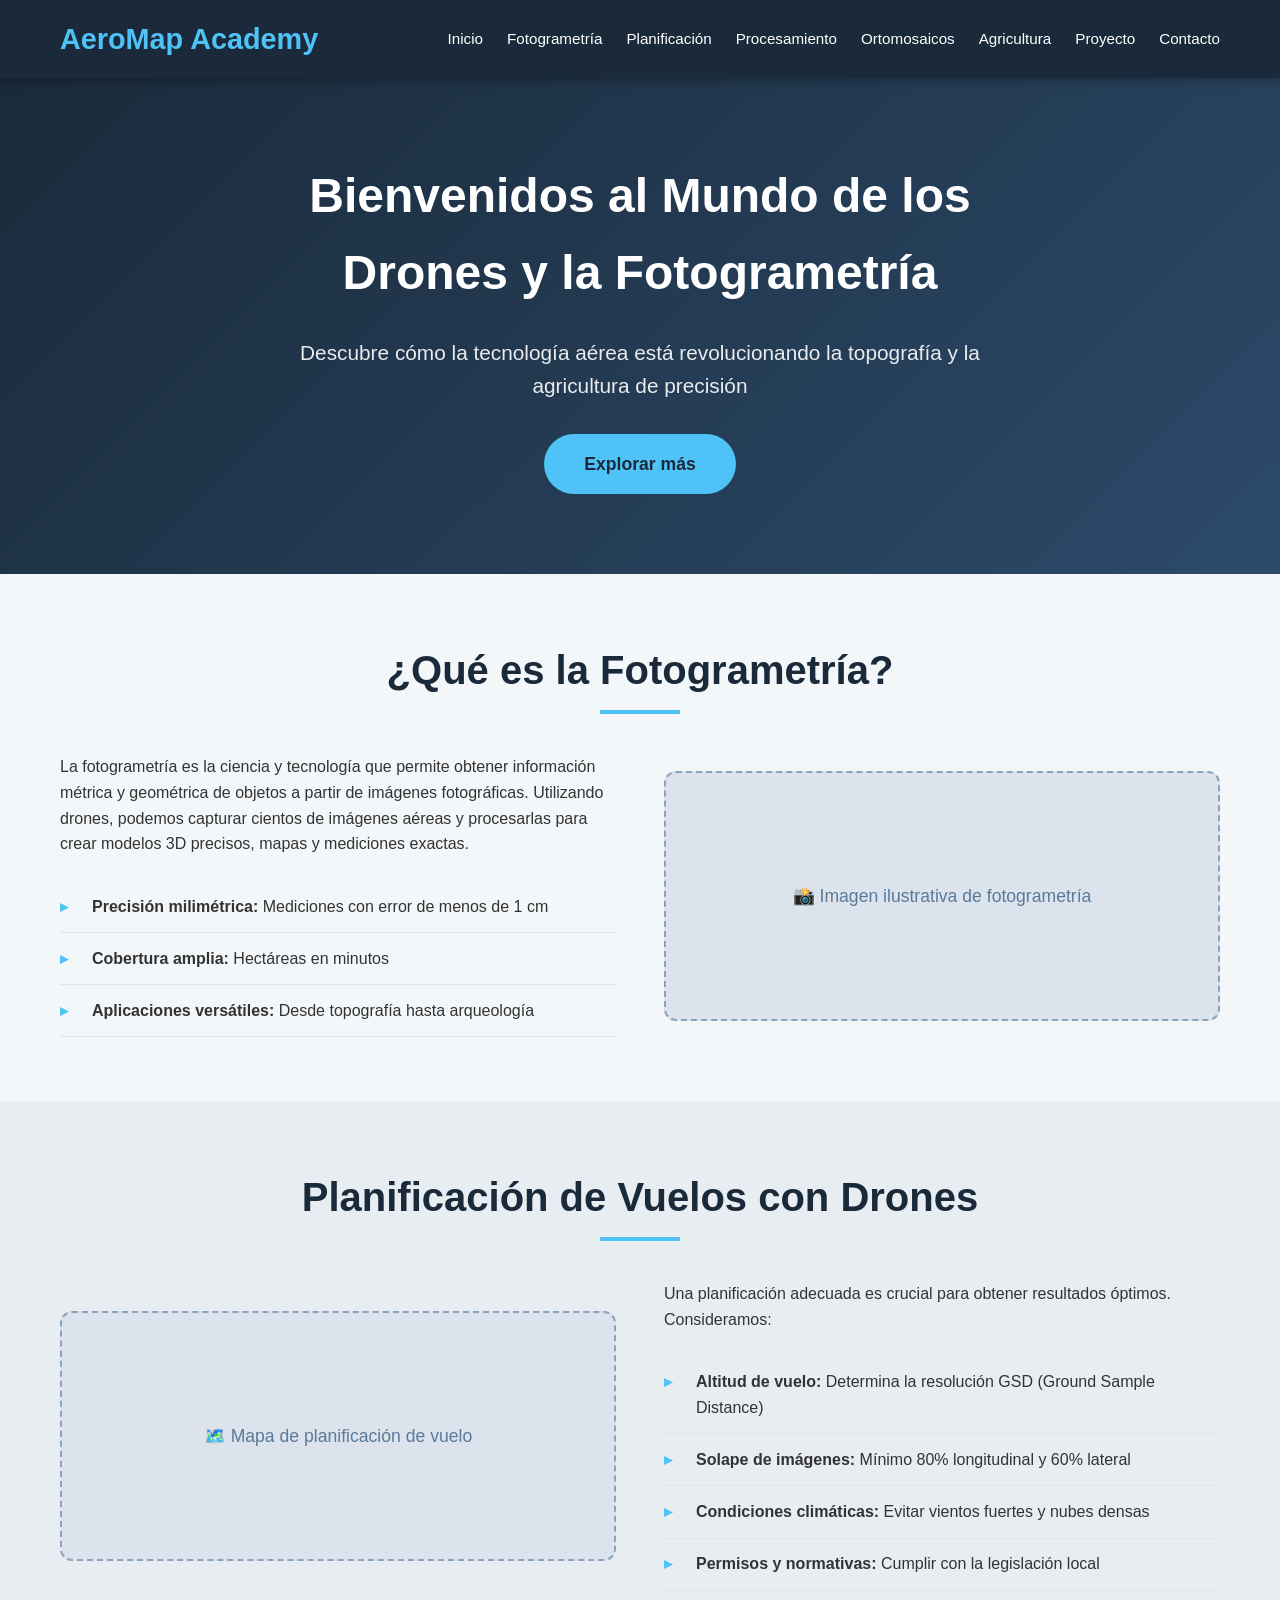
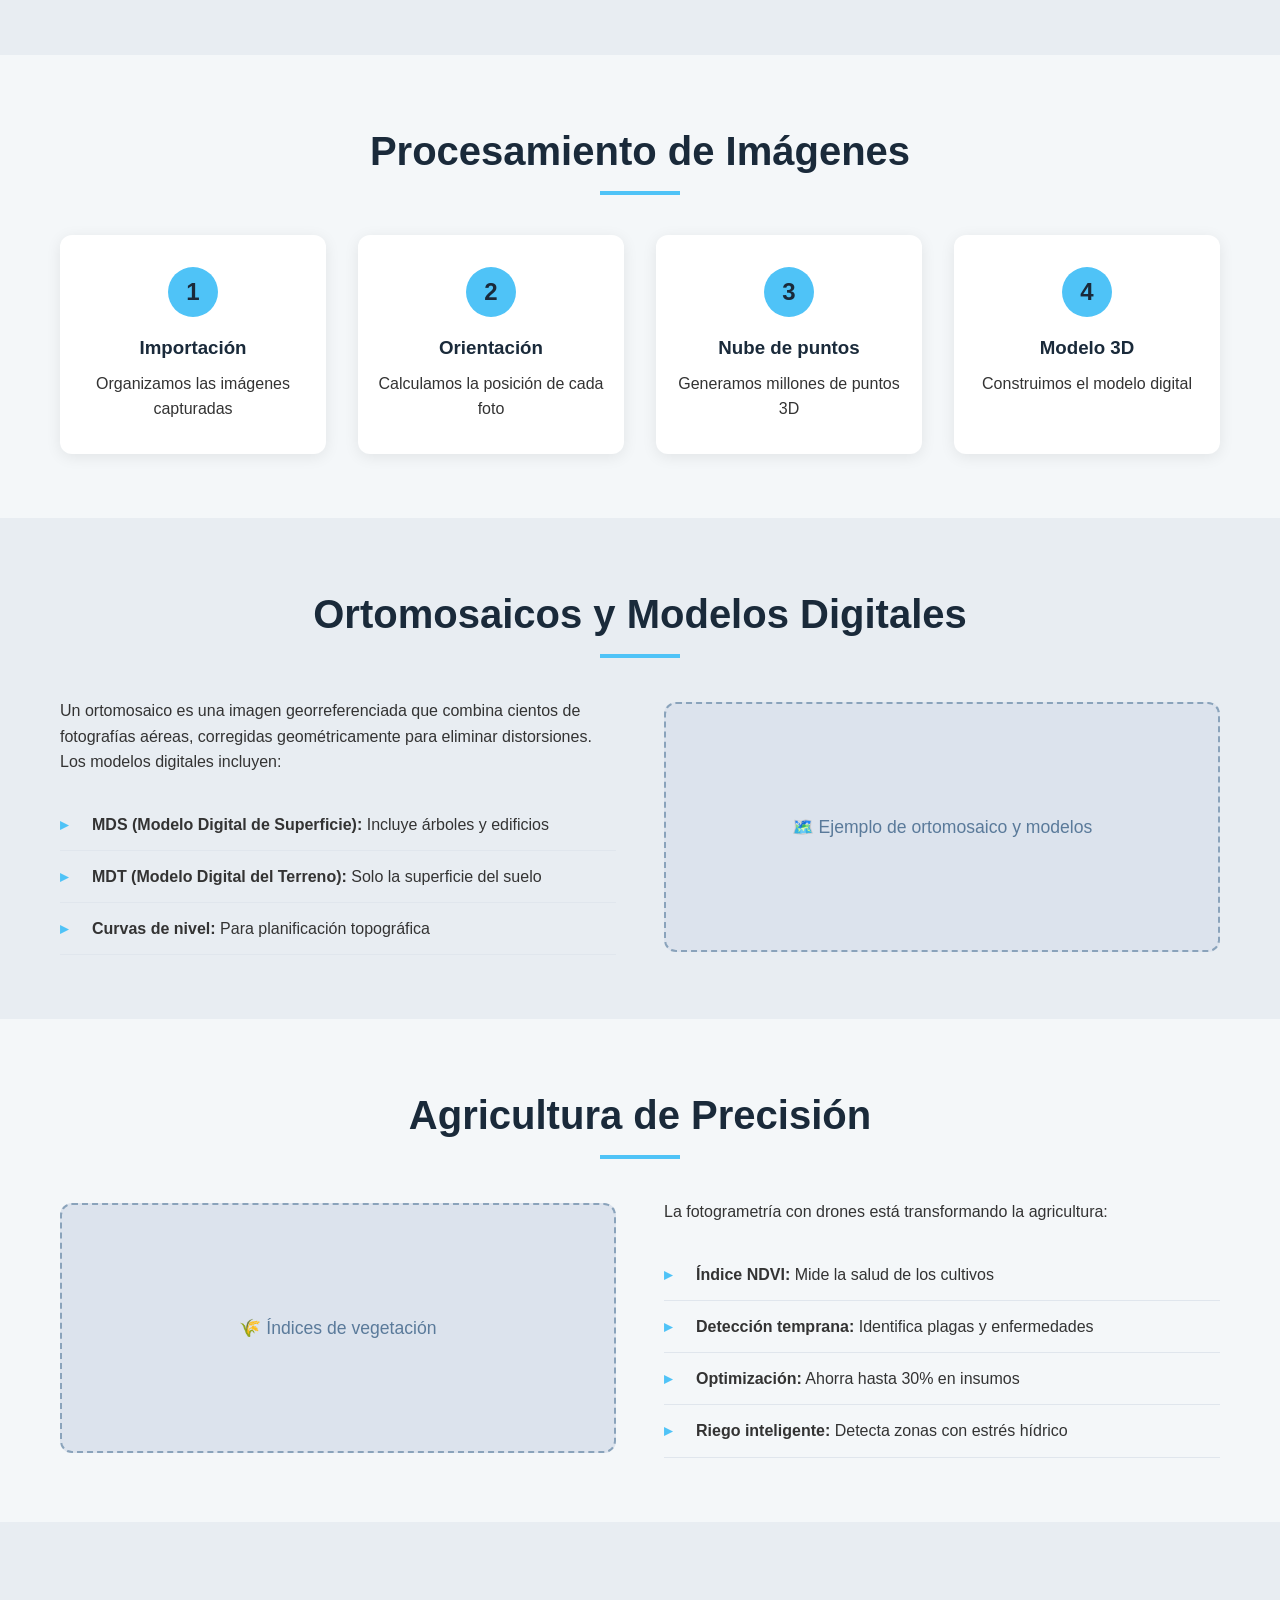
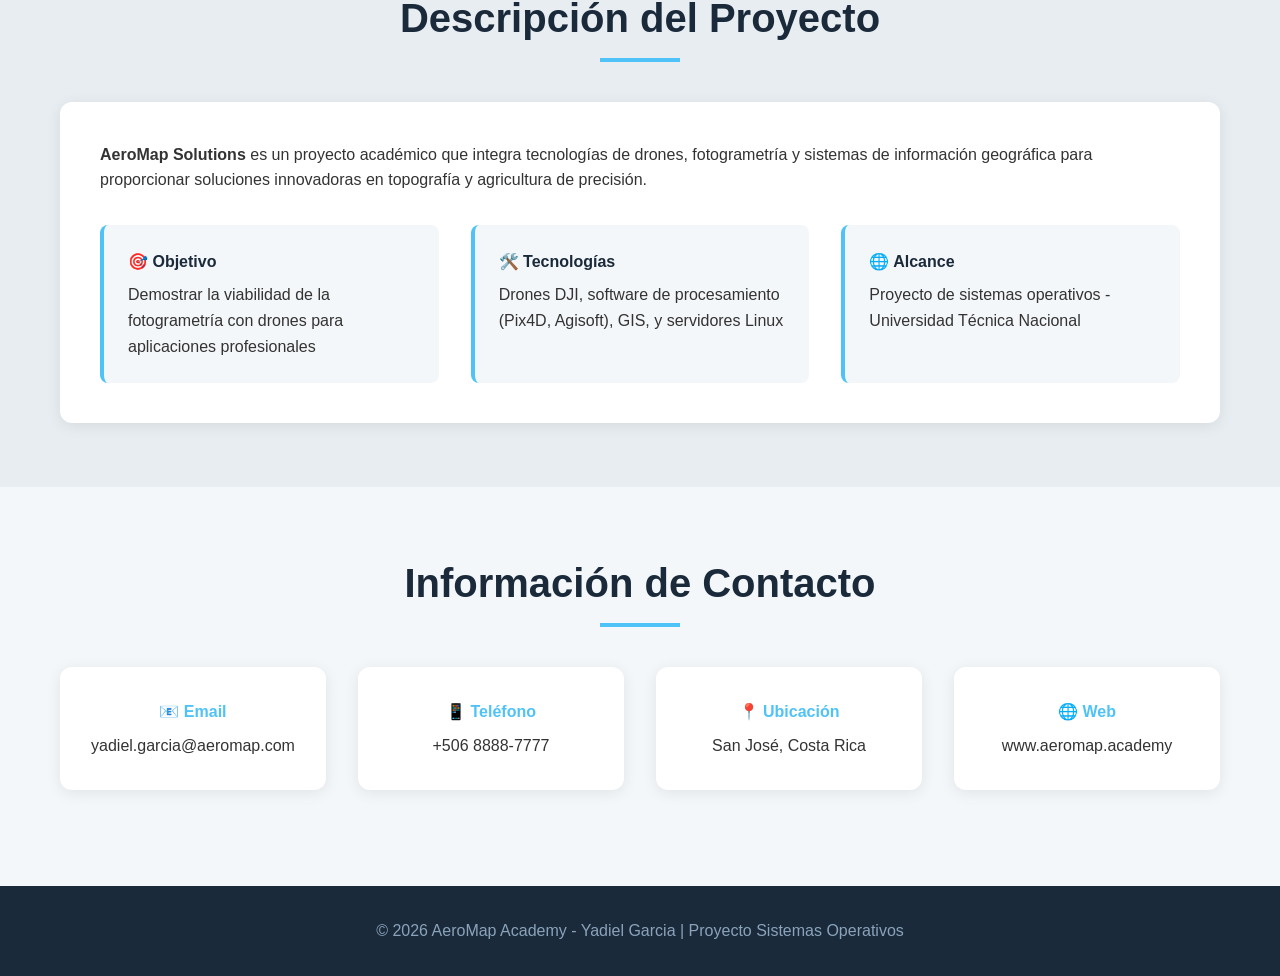
<file: sitios/curso.local/index.html>
<!DOCTYPE html>
<html lang="es">
<head>
    <meta charset="UTF-8">
    <meta name="viewport" content="width=device-width, initial-scale=1.0">
    <title>Curso de Drones, Fotogrametría y Topografía</title>
    <link rel="stylesheet" href="estilos.css">
</head>
<body>
    <header>
        <nav>
            <div class="logo">
                <h1>AeroMap Academy</h1>
            </div>
            <ul class="nav-links">
                <li><a href="#inicio">Inicio</a></li>
                <li><a href="#fotogrametria">Fotogrametría</a></li>
                <li><a href="#planificacion">Planificación</a></li>
                <li><a href="#procesamiento">Procesamiento</a></li>
                <li><a href="#ortomosaicos">Ortomosaicos</a></li>
                <li><a href="#agricultura">Agricultura</a></li>
                <li><a href="#proyecto">Proyecto</a></li>
                <li><a href="#contacto">Contacto</a></li>
            </ul>
        </nav>
    </header>

    <main>
        <!-- SECCIÓN INICIO -->
        <section id="inicio" class="hero">
            <div class="hero-content">
                <h2>Bienvenidos al Mundo de los Drones y la Fotogrametría</h2>
                <p>Descubre cómo la tecnología aérea está revolucionando la topografía y la agricultura de precisión</p>
                <a href="#fotogrametria" class="btn">Explorar más</a>
            </div>
        </section>

        <!-- SECCIÓN FOTOGRAMETRÍA -->
        <section id="fotogrametria" class="section">
            <div class="container">
                <h2>¿Qué es la Fotogrametría?</h2>
                <div class="content-grid">
                    <div class="text-content">
                        <p>La fotogrametría es la ciencia y tecnología que permite obtener información métrica y geométrica de objetos a partir de imágenes fotográficas. Utilizando drones, podemos capturar cientos de imágenes aéreas y procesarlas para crear modelos 3D precisos, mapas y mediciones exactas.</p>
                        <ul>
                            <li><strong>Precisión milimétrica:</strong> Mediciones con error de menos de 1 cm</li>
                            <li><strong>Cobertura amplia:</strong> Hectáreas en minutos</li>
                            <li><strong>Aplicaciones versátiles:</strong> Desde topografía hasta arqueología</li>
                        </ul>
                    </div>
                    <div class="image-placeholder">
                        <div class="placeholder-box">
                            <span>📸 Imagen ilustrativa de fotogrametría</span>
                        </div>
                    </div>
                </div>
            </div>
        </section>

        <!-- SECCIÓN PLANIFICACIÓN DE VUELOS -->
        <section id="planificacion" class="section bg-light">
            <div class="container">
                <h2>Planificación de Vuelos con Drones</h2>
                <div class="content-grid">
                    <div class="image-placeholder">
                        <div class="placeholder-box">
                            <span>🗺️ Mapa de planificación de vuelo</span>
                        </div>
                    </div>
                    <div class="text-content">
                        <p>Una planificación adecuada es crucial para obtener resultados óptimos. Consideramos:</p>
                        <ul>
                            <li><strong>Altitud de vuelo:</strong> Determina la resolución GSD (Ground Sample Distance)</li>
                            <li><strong>Solape de imágenes:</strong> Mínimo 80% longitudinal y 60% lateral</li>
                            <li><strong>Condiciones climáticas:</strong> Evitar vientos fuertes y nubes densas</li>
                            <li><strong>Permisos y normativas:</strong> Cumplir con la legislación local</li>
                        </ul>
                    </div>
                </div>
            </div>
        </section>

        <!-- SECCIÓN PROCESAMIENTO DE IMÁGENES -->
        <section id="procesamiento" class="section">
            <div class="container">
                <h2>Procesamiento de Imágenes</h2>
                <div class="process-steps">
                    <div class="step">
                        <div class="step-number">1</div>
                        <h3>Importación</h3>
                        <p>Organizamos las imágenes capturadas</p>
                    </div>
                    <div class="step">
                        <div class="step-number">2</div>
                        <h3>Orientación</h3>
                        <p>Calculamos la posición de cada foto</p>
                    </div>
                    <div class="step">
                        <div class="step-number">3</div>
                        <h3>Nube de puntos</h3>
                        <p>Generamos millones de puntos 3D</p>
                    </div>
                    <div class="step">
                        <div class="step-number">4</div>
                        <h3>Modelo 3D</h3>
                        <p>Construimos el modelo digital</p>
                    </div>
                </div>
            </div>
        </section>

        <!-- SECCIÓN ORTOMOSAICOS -->
        <section id="ortomosaicos" class="section bg-light">
            <div class="container">
                <h2>Ortomosaicos y Modelos Digitales</h2>
                <div class="content-grid">
                    <div class="text-content">
                        <p>Un ortomosaico es una imagen georreferenciada que combina cientos de fotografías aéreas, corregidas geométricamente para eliminar distorsiones. Los modelos digitales incluyen:</p>
                        <ul>
                            <li><strong>MDS (Modelo Digital de Superficie):</strong> Incluye árboles y edificios</li>
                            <li><strong>MDT (Modelo Digital del Terreno):</strong> Solo la superficie del suelo</li>
                            <li><strong>Curvas de nivel:</strong> Para planificación topográfica</li>
                        </ul>
                    </div>
                    <div class="image-placeholder">
                        <div class="placeholder-box">
                            <span>🗺️ Ejemplo de ortomosaico y modelos</span>
                        </div>
                    </div>
                </div>
            </div>
        </section>

        <!-- SECCIÓN AGRICULTURA DE PRECISIÓN -->
        <section id="agricultura" class="section">
            <div class="container">
                <h2>Agricultura de Precisión</h2>
                <div class="content-grid">
                    <div class="image-placeholder">
                        <div class="placeholder-box">
                            <span>🌾 Índices de vegetación</span>
                        </div>
                    </div>
                    <div class="text-content">
                        <p>La fotogrametría con drones está transformando la agricultura:</p>
                        <ul>
                            <li><strong>Índice NDVI:</strong> Mide la salud de los cultivos</li>
                            <li><strong>Detección temprana:</strong> Identifica plagas y enfermedades</li>
                            <li><strong>Optimización:</strong> Ahorra hasta 30% en insumos</li>
                            <li><strong>Riego inteligente:</strong> Detecta zonas con estrés hídrico</li>
                        </ul>
                    </div>
                </div>
            </div>
        </section>

        <!-- SECCIÓN DESCRIPCIÓN DEL PROYECTO -->
        <section id="proyecto" class="section bg-light">
            <div class="container">
                <h2>Descripción del Proyecto</h2>
                <div class="project-info">
                    <p><strong>AeroMap Solutions</strong> es un proyecto académico que integra tecnologías de drones, fotogrametría y sistemas de información geográfica para proporcionar soluciones innovadoras en topografía y agricultura de precisión.</p>
                    <div class="project-features">
                        <div class="feature">
                            <h4>🎯 Objetivo</h4>
                            <p>Demostrar la viabilidad de la fotogrametría con drones para aplicaciones profesionales</p>
                        </div>
                        <div class="feature">
                            <h4>🛠️ Tecnologías</h4>
                            <p>Drones DJI, software de procesamiento (Pix4D, Agisoft), GIS, y servidores Linux</p>
                        </div>
                        <div class="feature">
                            <h4>🌐 Alcance</h4>
                            <p>Proyecto de sistemas operativos - Universidad Técnica Nacional</p>
                        </div>
                    </div>
                </div>
            </div>
        </section>

        <!-- SECCIÓN CONTACTO -->
        <section id="contacto" class="section">
            <div class="container">
                <h2>Información de Contacto</h2>
                <div class="contact-info">
                    <div class="contact-item">
                        <h4>📧 Email</h4>
                        <p>yadiel.garcia@aeromap.com</p>
                    </div>
                    <div class="contact-item">
                        <h4>📱 Teléfono</h4>
                        <p>+506 8888-7777</p>
                    </div>
                    <div class="contact-item">
                        <h4>📍 Ubicación</h4>
                        <p>San José, Costa Rica</p>
                    </div>
                    <div class="contact-item">
                        <h4>🌐 Web</h4>
                        <p>www.aeromap.academy</p>
                    </div>
                </div>
            </div>
        </section>
    </main>

    <footer>
        <div class="container">
            <p>&copy; 2026 AeroMap Academy - Yadiel Garcia | Proyecto Sistemas Operativos</p>
        </div>
    </footer>
</body>
</html>
</file>
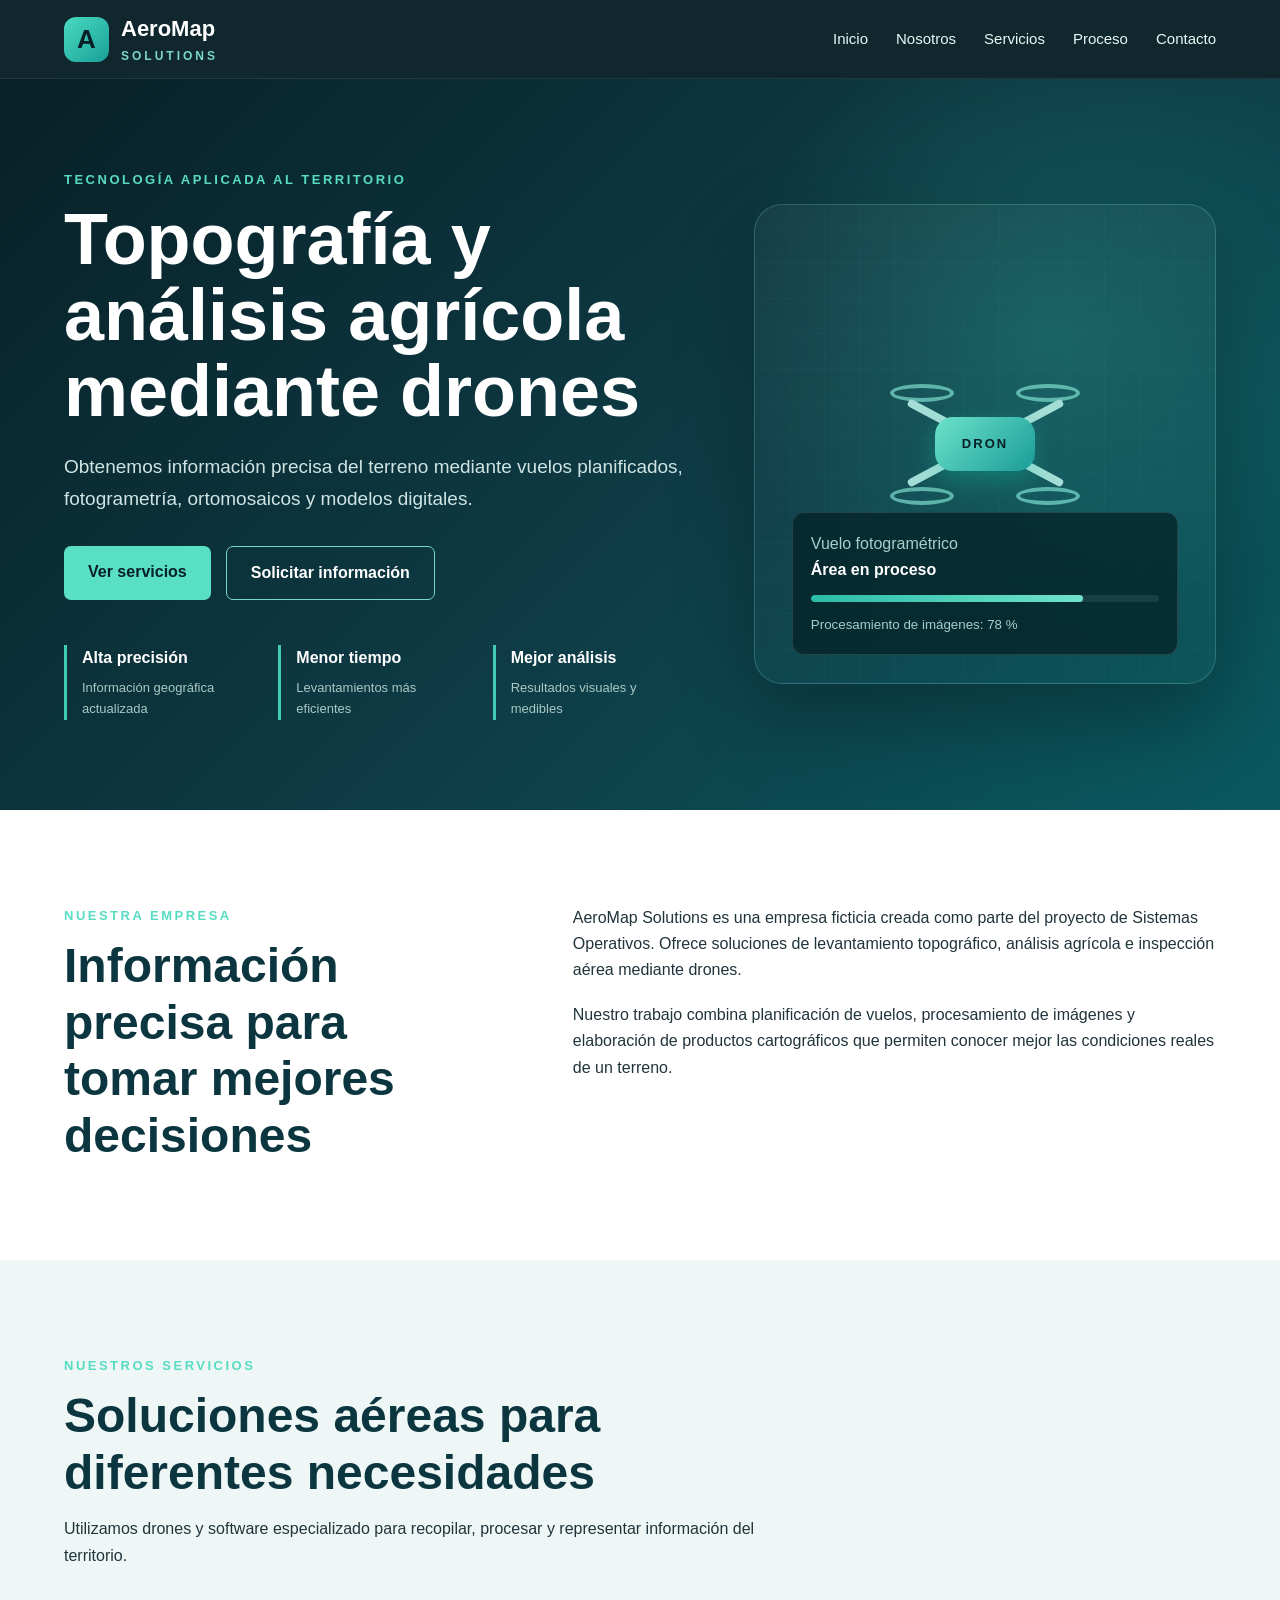
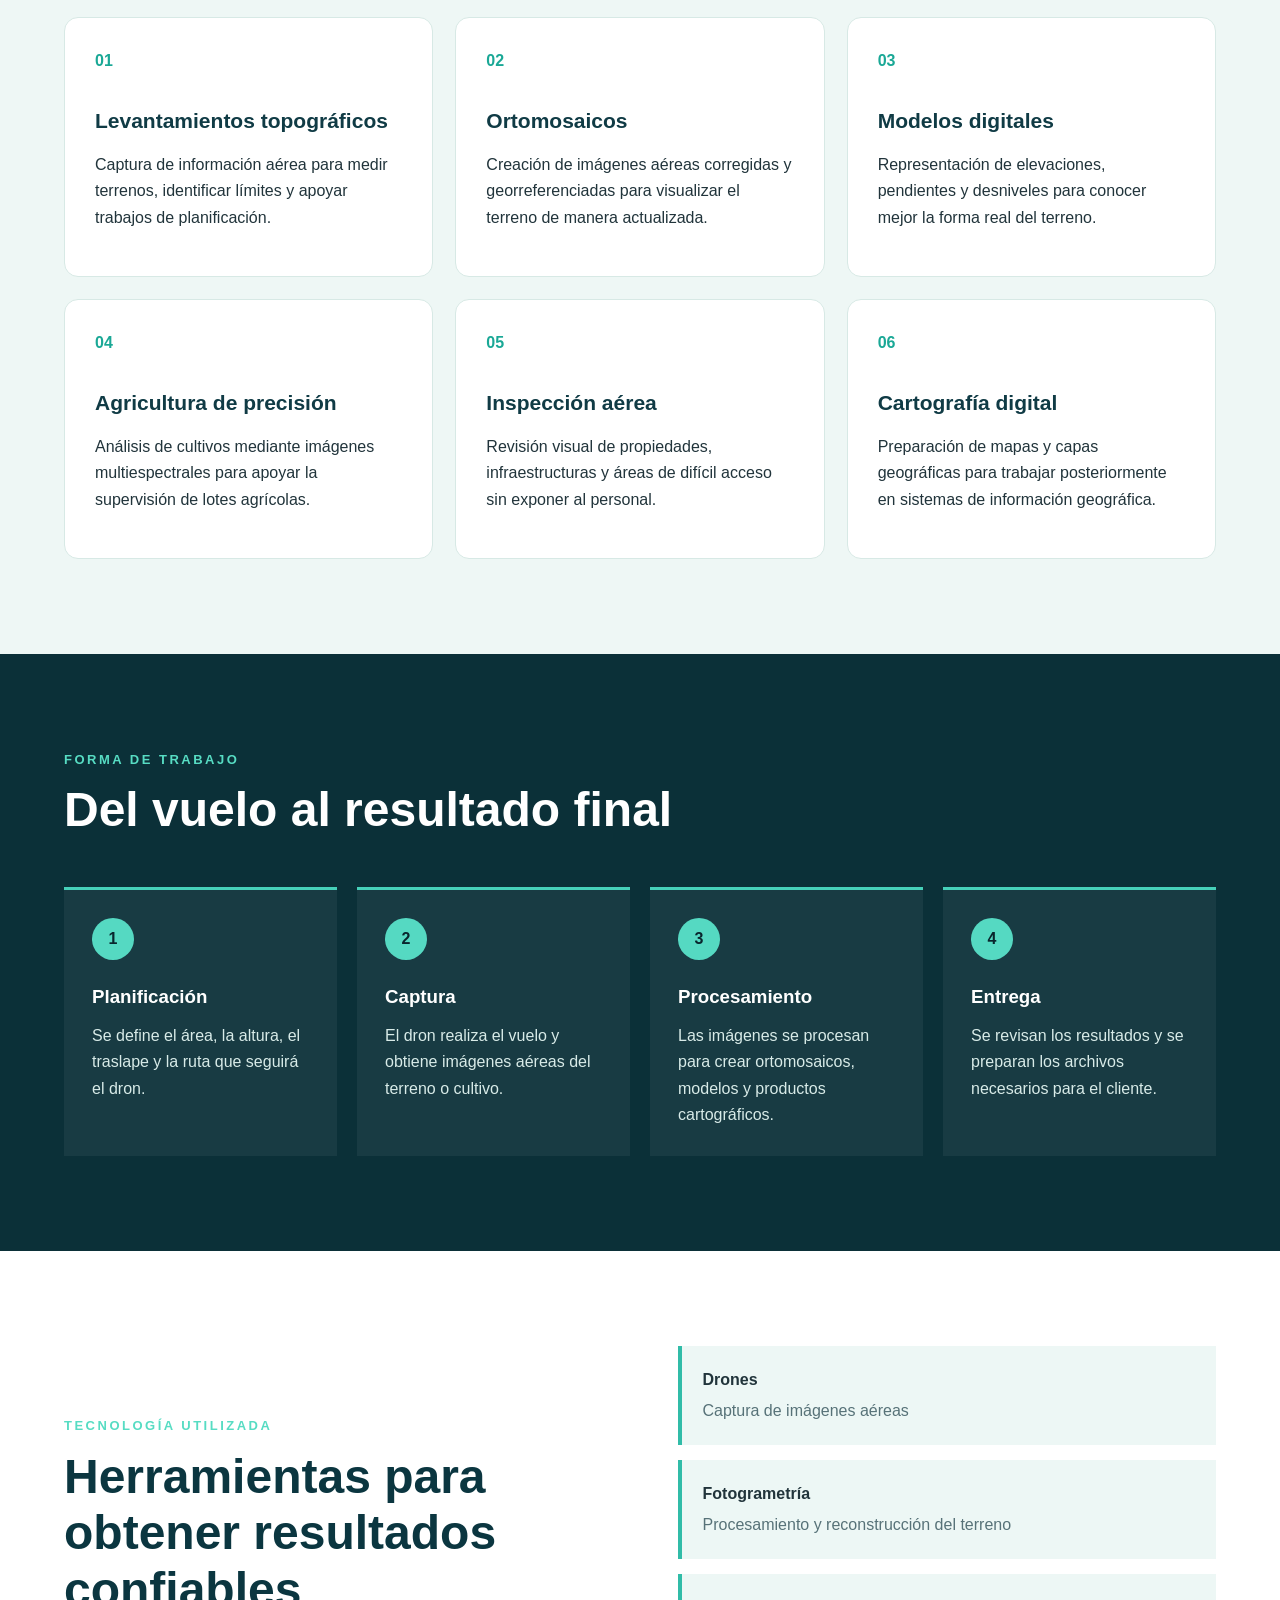
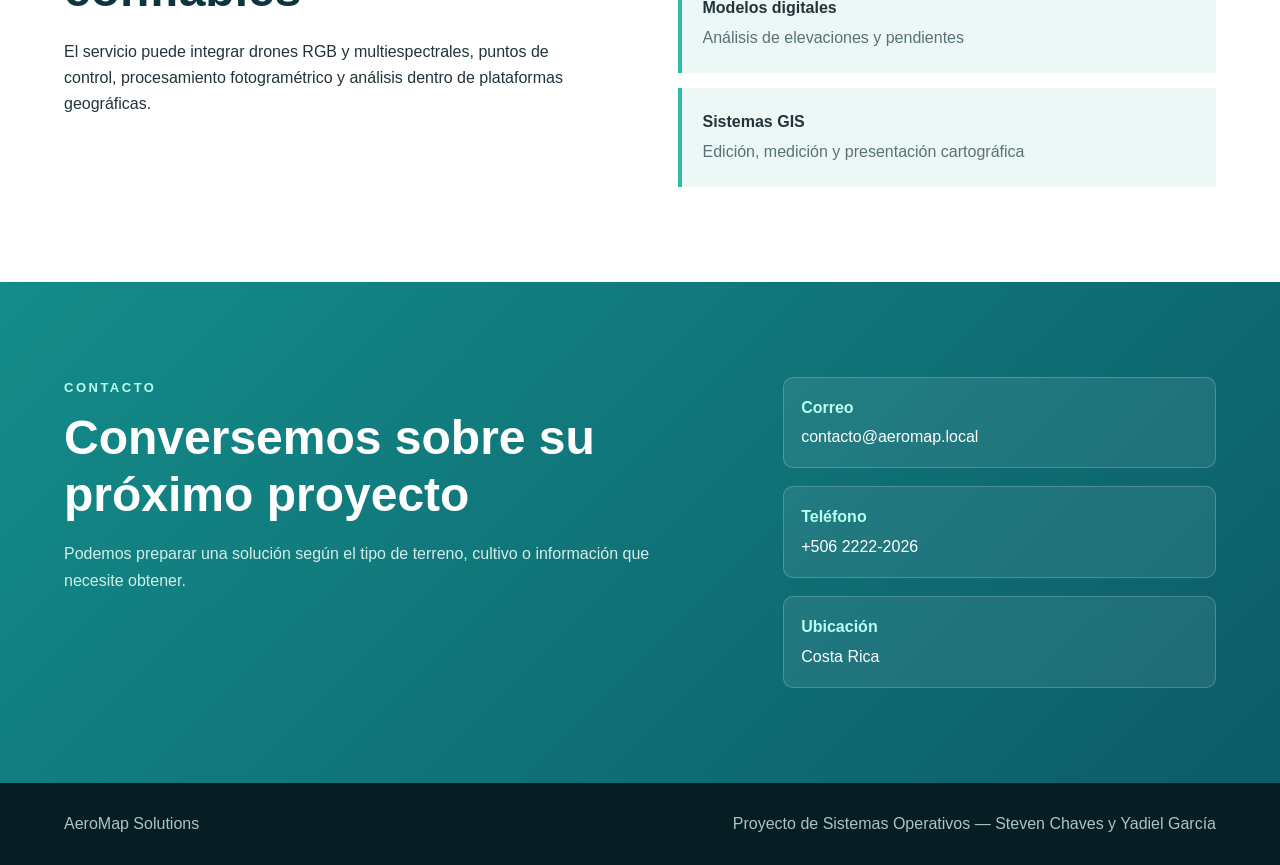
<file: sitios/empresa.local/index.html>
<!DOCTYPE html>
<html lang="es">
<head>
    <meta charset="UTF-8">
    <meta name="viewport" content="width=device-width, initial-scale=1.0">

    <meta name="description"
          content="Servicios de topografía, fotogrametría y agricultura de precisión con drones.">

    <title>AeroMap Solutions | Topografía con Drones</title>

    <link rel="stylesheet" href="estilos.css">
</head>

<body>

<header class="encabezado">
    <div class="contenedor barra-navegacion">

        <a href="#inicio" class="logo">
            <span class="logo-icono">A</span>

            <span>
                AeroMap
                <small>Solutions</small>
            </span>
        </a>

        <nav class="menu">
            <a href="#inicio">Inicio</a>
            <a href="#nosotros">Nosotros</a>
            <a href="#servicios">Servicios</a>
            <a href="#proceso">Proceso</a>
            <a href="#contacto">Contacto</a>
        </nav>

    </div>
</header>

<main>

    <section id="inicio" class="principal">
        <div class="contenedor principal-contenido">

            <div class="principal-texto">

                <p class="etiqueta">Tecnología aplicada al territorio</p>

                <h1>
                    Topografía y análisis agrícola mediante drones
                </h1>

                <p class="descripcion">
                    Obtenemos información precisa del terreno mediante vuelos
                    planificados, fotogrametría, ortomosaicos y modelos digitales.
                </p>

                <div class="acciones">
                    <a href="#servicios" class="boton boton-principal">
                        Ver servicios
                    </a>

                    <a href="#contacto" class="boton boton-secundario">
                        Solicitar información
                    </a>
                </div>

                <div class="datos">

                    <div>
                        <strong>Alta precisión</strong>
                        <span>Información geográfica actualizada</span>
                    </div>

                    <div>
                        <strong>Menor tiempo</strong>
                        <span>Levantamientos más eficientes</span>
                    </div>

                    <div>
                        <strong>Mejor análisis</strong>
                        <span>Resultados visuales y medibles</span>
                    </div>

                </div>

            </div>

            <div class="panel-dron">

                <div class="dron">
                    <span class="helice helice-1"></span>
                    <span class="helice helice-2"></span>
                    <span class="helice helice-3"></span>
                    <span class="helice helice-4"></span>

                    <span class="brazo brazo-1"></span>
                    <span class="brazo brazo-2"></span>

                    <span class="cuerpo-dron">DRON</span>
                </div>

                <div class="panel-informacion">
                    <span>Vuelo fotogramétrico</span>
                    <strong>Área en proceso</strong>

                    <div class="linea-progreso">
                        <span></span>
                    </div>

                    <small>Procesamiento de imágenes: 78 %</small>
                </div>

            </div>

        </div>
    </section>

    <section id="nosotros" class="seccion">
        <div class="contenedor dos-columnas">

            <div>
                <p class="subtitulo">Nuestra empresa</p>

                <h2>Información precisa para tomar mejores decisiones</h2>
            </div>

            <div>
                <p>
                    AeroMap Solutions es una empresa ficticia creada como parte
                    del proyecto de Sistemas Operativos. Ofrece soluciones de
                    levantamiento topográfico, análisis agrícola e inspección
                    aérea mediante drones.
                </p>

                <p>
                    Nuestro trabajo combina planificación de vuelos,
                    procesamiento de imágenes y elaboración de productos
                    cartográficos que permiten conocer mejor las condiciones
                    reales de un terreno.
                </p>
            </div>

        </div>
    </section>

    <section id="servicios" class="seccion seccion-clara">
        <div class="contenedor">

            <div class="titulo-seccion">
                <p class="subtitulo">Nuestros servicios</p>
                <h2>Soluciones aéreas para diferentes necesidades</h2>

                <p>
                    Utilizamos drones y software especializado para recopilar,
                    procesar y representar información del territorio.
                </p>
            </div>

            <div class="tarjetas">

                <article class="tarjeta">
                    <span class="numero">01</span>

                    <h3>Levantamientos topográficos</h3>

                    <p>
                        Captura de información aérea para medir terrenos,
                        identificar límites y apoyar trabajos de planificación.
                    </p>
                </article>

                <article class="tarjeta">
                    <span class="numero">02</span>

                    <h3>Ortomosaicos</h3>

                    <p>
                        Creación de imágenes aéreas corregidas y georreferenciadas
                        para visualizar el terreno de manera actualizada.
                    </p>
                </article>

                <article class="tarjeta">
                    <span class="numero">03</span>

                    <h3>Modelos digitales</h3>

                    <p>
                        Representación de elevaciones, pendientes y desniveles
                        para conocer mejor la forma real del terreno.
                    </p>
                </article>

                <article class="tarjeta">
                    <span class="numero">04</span>

                    <h3>Agricultura de precisión</h3>

                    <p>
                        Análisis de cultivos mediante imágenes multiespectrales
                        para apoyar la supervisión de lotes agrícolas.
                    </p>
                </article>

                <article class="tarjeta">
                    <span class="numero">05</span>

                    <h3>Inspección aérea</h3>

                    <p>
                        Revisión visual de propiedades, infraestructuras y áreas
                        de difícil acceso sin exponer al personal.
                    </p>
                </article>

                <article class="tarjeta">
                    <span class="numero">06</span>

                    <h3>Cartografía digital</h3>

                    <p>
                        Preparación de mapas y capas geográficas para trabajar
                        posteriormente en sistemas de información geográfica.
                    </p>
                </article>

            </div>

        </div>
    </section>

    <section id="proceso" class="seccion proceso">
        <div class="contenedor">

            <div class="titulo-seccion">
                <p class="subtitulo">Forma de trabajo</p>
                <h2>Del vuelo al resultado final</h2>
            </div>

            <div class="pasos">

                <article class="paso">
                    <span>1</span>
                    <h3>Planificación</h3>

                    <p>
                        Se define el área, la altura, el traslape y la ruta
                        que seguirá el dron.
                    </p>
                </article>

                <article class="paso">
                    <span>2</span>
                    <h3>Captura</h3>

                    <p>
                        El dron realiza el vuelo y obtiene imágenes aéreas
                        del terreno o cultivo.
                    </p>
                </article>

                <article class="paso">
                    <span>3</span>
                    <h3>Procesamiento</h3>

                    <p>
                        Las imágenes se procesan para crear ortomosaicos,
                        modelos y productos cartográficos.
                    </p>
                </article>

                <article class="paso">
                    <span>4</span>
                    <h3>Entrega</h3>

                    <p>
                        Se revisan los resultados y se preparan los archivos
                        necesarios para el cliente.
                    </p>
                </article>

            </div>

        </div>
    </section>

    <section class="seccion tecnologia">
        <div class="contenedor tecnologia-contenido">

            <div>
                <p class="subtitulo">Tecnología utilizada</p>
                <h2>Herramientas para obtener resultados confiables</h2>

                <p>
                    El servicio puede integrar drones RGB y multiespectrales,
                    puntos de control, procesamiento fotogramétrico y análisis
                    dentro de plataformas geográficas.
                </p>
            </div>

            <div class="lista-tecnologia">

                <div>
                    <strong>Drones</strong>
                    <span>Captura de imágenes aéreas</span>
                </div>

                <div>
                    <strong>Fotogrametría</strong>
                    <span>Procesamiento y reconstrucción del terreno</span>
                </div>

                <div>
                    <strong>Modelos digitales</strong>
                    <span>Análisis de elevaciones y pendientes</span>
                </div>

                <div>
                    <strong>Sistemas GIS</strong>
                    <span>Edición, medición y presentación cartográfica</span>
                </div>

            </div>

        </div>
    </section>

    <section id="contacto" class="seccion contacto">
        <div class="contenedor contacto-contenido">

            <div>
                <p class="subtitulo">Contacto</p>
                <h2>Conversemos sobre su próximo proyecto</h2>

                <p>
                    Podemos preparar una solución según el tipo de terreno,
                    cultivo o información que necesite obtener.
                </p>
            </div>

            <div class="contacto-datos">
                <p>
                    <strong>Correo</strong>
                    contacto@aeromap.local
                </p>

                <p>
                    <strong>Teléfono</strong>
                    +506 2222-2026
                </p>

                <p>
                    <strong>Ubicación</strong>
                    Costa Rica
                </p>
            </div>

        </div>
    </section>

</main>

<footer>
    <div class="contenedor pie-pagina">

        <p>
            AeroMap Solutions
        </p>

        <p>
            Proyecto de Sistemas Operativos — Steven Chaves y Yadiel García
        </p>

    </div>
</footer>

</body>
</html>
</file>
<file: sitios/curso.local/estilos.css>
/* Reset y estilos generales */
* {
    margin: 0;
    padding: 0;
    box-sizing: border-box;
}

body {
    font-family: 'Segoe UI', Tahoma, Geneva, Verdana, sans-serif;
    line-height: 1.6;
    color: #333;
    background-color: #f4f7f9;
}

.container {
    max-width: 1200px;
    margin: 0 auto;
    padding: 0 20px;
}

/* Header y navegación */
header {
    background: #1a2a3a;
    color: white;
    padding: 1rem 0;
    position: sticky;
    top: 0;
    z-index: 1000;
    box-shadow: 0 2px 10px rgba(0,0,0,0.3);
}

nav {
    max-width: 1200px;
    margin: 0 auto;
    padding: 0 20px;
    display: flex;
    justify-content: space-between;
    align-items: center;
    flex-wrap: wrap;
}

.logo h1 {
    font-size: 1.8rem;
    color: #4fc3f7;
}

.nav-links {
    display: flex;
    list-style: none;
    gap: 1.5rem;
    flex-wrap: wrap;
}

.nav-links a {
    color: white;
    text-decoration: none;
    font-weight: 500;
    transition: color 0.3s;
    font-size: 0.95rem;
}

.nav-links a:hover {
    color: #4fc3f7;
}

/* Secciones generales */
.section {
    padding: 4rem 0;
}

.bg-light {
    background-color: #e8edf2;
}

.section h2 {
    text-align: center;
    font-size: 2.5rem;
    margin-bottom: 2.5rem;
    color: #1a2a3a;
    position: relative;
}

.section h2::after {
    content: '';
    display: block;
    width: 80px;
    height: 4px;
    background: #4fc3f7;
    margin: 0.5rem auto 0;
}

/* Hero / Inicio */
.hero {
    background: linear-gradient(135deg, #1a2a3a 0%, #2c4a6a 100%);
    color: white;
    padding: 5rem 0;
    text-align: center;
}

.hero-content {
    max-width: 800px;
    margin: 0 auto;
    padding: 0 20px;
}

.hero h2 {
    font-size: 3rem;
    margin-bottom: 1.5rem;
}

.hero p {
    font-size: 1.3rem;
    margin-bottom: 2rem;
    opacity: 0.9;
}

.btn {
    display: inline-block;
    padding: 1rem 2.5rem;
    background: #4fc3f7;
    color: #1a2a3a;
    text-decoration: none;
    border-radius: 50px;
    font-weight: 600;
    transition: all 0.3s;
    font-size: 1.1rem;
}

.btn:hover {
    background: #29b6f6;
    transform: translateY(-2px);
    box-shadow: 0 5px 20px rgba(79, 195, 247, 0.4);
}

/* Grid de contenido */
.content-grid {
    display: grid;
    grid-template-columns: 1fr 1fr;
    gap: 3rem;
    align-items: center;
}

.text-content ul {
    list-style: none;
    padding: 0;
    margin-top: 1.5rem;
}

.text-content ul li {
    padding: 0.8rem 0;
    border-bottom: 1px solid #e0e6ed;
    padding-left: 2rem;
    position: relative;
}

.text-content ul li::before {
    content: '▸';
    position: absolute;
    left: 0;
    color: #4fc3f7;
    font-weight: bold;
}

.image-placeholder {
    background: #dce3ed;
    border-radius: 12px;
    padding: 2rem;
    text-align: center;
    min-height: 250px;
    display: flex;
    align-items: center;
    justify-content: center;
    border: 2px dashed #8aa3bb;
}

.placeholder-box {
    font-size: 1.1rem;
    color: #5a7a9a;
}

/* Pasos del proceso */
.process-steps {
    display: grid;
    grid-template-columns: repeat(auto-fit, minmax(200px, 1fr));
    gap: 2rem;
    margin-top: 2rem;
}

.step {
    text-align: center;
    padding: 2rem 1rem;
    background: white;
    border-radius: 12px;
    box-shadow: 0 3px 15px rgba(0,0,0,0.08);
    transition: transform 0.3s;
}

.step:hover {
    transform: translateY(-5px);
}

.step-number {
    display: inline-block;
    width: 50px;
    height: 50px;
    background: #4fc3f7;
    color: #1a2a3a;
    border-radius: 50%;
    line-height: 50px;
    font-size: 1.5rem;
    font-weight: bold;
    margin-bottom: 1rem;
}

.step h3 {
    margin-bottom: 0.5rem;
    color: #1a2a3a;
}

/* Proyecto */
.project-info {
    background: white;
    padding: 2.5rem;
    border-radius: 12px;
    box-shadow: 0 3px 15px rgba(0,0,0,0.08);
}

.project-features {
    display: grid;
    grid-template-columns: repeat(auto-fit, minmax(250px, 1fr));
    gap: 2rem;
    margin-top: 2rem;
}

.feature {
    padding: 1.5rem;
    background: #f4f7f9;
    border-radius: 8px;
    border-left: 4px solid #4fc3f7;
}

.feature h4 {
    color: #1a2a3a;
    margin-bottom: 0.5rem;
}

/* Contacto */
.contact-info {
    display: grid;
    grid-template-columns: repeat(auto-fit, minmax(200px, 1fr));
    gap: 2rem;
    text-align: center;
}

.contact-item {
    background: white;
    padding: 2rem 1.5rem;
    border-radius: 12px;
    box-shadow: 0 3px 15px rgba(0,0,0,0.08);
}

.contact-item h4 {
    color: #4fc3f7;
    margin-bottom: 0.5rem;
}

/* Footer */
footer {
    background: #1a2a3a;
    color: #8aa3bb;
    text-align: center;
    padding: 2rem 0;
    margin-top: 2rem;
}

/* Responsive */
@media (max-width: 768px) {
    .content-grid {
        grid-template-columns: 1fr;
        gap: 2rem;
    }

    .hero h2 {
        font-size: 2rem;
    }

    .nav-links {
        justify-content: center;
        margin-top: 0.5rem;
    }

    .section h2 {
        font-size: 2rem;
    }

    .process-steps {
        grid-template-columns: 1fr 1fr;
    }
}

@media (max-width: 480px) {
    .process-steps {
        grid-template-columns: 1fr;
    }

    .project-features {
        grid-template-columns: 1fr;
    }

    .contact-info {
        grid-template-columns: 1fr;
    }
}
</file>
<file: sitios/empresa.local/estilos.css>
* {
    box-sizing: border-box;
    margin: 0;
    padding: 0;
}

html {
    scroll-behavior: smooth;
}

body {
    font-family: Arial, Helvetica, sans-serif;
    background-color: #ffffff;
    color: #21343b;
    line-height: 1.65;
}

.contenedor {
    width: 90%;
    max-width: 1180px;
    margin: auto;
}

.encabezado {
    position: sticky;
    top: 0;
    z-index: 1000;
    background-color: rgba(8, 32, 39, 0.97);
    border-bottom: 1px solid rgba(255, 255, 255, 0.08);
}

.barra-navegacion {
    min-height: 78px;
    display: flex;
    justify-content: space-between;
    align-items: center;
}

.logo {
    display: flex;
    align-items: center;
    gap: 12px;
    color: white;
    font-size: 22px;
    font-weight: bold;
    text-decoration: none;
}

.logo small {
    display: block;
    color: #7dd7c5;
    font-size: 12px;
    letter-spacing: 3px;
    text-transform: uppercase;
}

.logo-icono {
    width: 45px;
    height: 45px;
    display: grid;
    place-items: center;
    border-radius: 12px;
    background: linear-gradient(135deg, #49dbc0, #199f98);
    color: #082027;
    font-size: 26px;
}

.menu {
    display: flex;
    gap: 28px;
}

.menu a {
    color: #e9f7f5;
    text-decoration: none;
    font-size: 15px;
}

.menu a:hover {
    color: #67e0ca;
}

.principal {
    min-height: 670px;
    display: flex;
    align-items: center;
    overflow: hidden;
    background:
        radial-gradient(circle at 82% 35%, rgba(42, 206, 180, 0.20), transparent 28%),
        linear-gradient(135deg, #082027 0%, #0e3c46 55%, #0a5960 100%);
    color: white;
}

.principal-contenido {
    display: grid;
    grid-template-columns: 1.15fr 0.85fr;
    align-items: center;
    gap: 65px;
    padding: 90px 0;
}

.etiqueta,
.subtitulo {
    margin-bottom: 12px;
    color: #57dcc3;
    font-size: 13px;
    font-weight: bold;
    letter-spacing: 2.5px;
    text-transform: uppercase;
}

.principal h1 {
    max-width: 760px;
    margin-bottom: 22px;
    font-size: clamp(42px, 6vw, 72px);
    line-height: 1.05;
}

.descripcion {
    max-width: 690px;
    color: #d0e5e3;
    font-size: 19px;
}

.acciones {
    display: flex;
    flex-wrap: wrap;
    gap: 15px;
    margin-top: 32px;
}

.boton {
    display: inline-block;
    padding: 13px 24px;
    border-radius: 7px;
    text-decoration: none;
    font-weight: bold;
}

.boton-principal {
    background-color: #59dfc6;
    color: #082027;
}

.boton-secundario {
    border: 1px solid #76d8ca;
    color: white;
}

.boton:hover {
    transform: translateY(-2px);
}

.datos {
    display: grid;
    grid-template-columns: repeat(3, 1fr);
    gap: 18px;
    margin-top: 45px;
}

.datos div {
    padding-left: 15px;
    border-left: 3px solid #42cbb4;
}

.datos strong,
.datos span {
    display: block;
}

.datos span {
    margin-top: 5px;
    color: #a9c8c5;
    font-size: 13px;
}

.panel-dron {
    min-height: 480px;
    position: relative;
    display: flex;
    justify-content: center;
    align-items: center;
    border: 1px solid rgba(141, 231, 216, 0.23);
    border-radius: 28px;
    background:
        linear-gradient(rgba(255, 255, 255, 0.04), rgba(255, 255, 255, 0.01)),
        repeating-linear-gradient(
            0deg,
            transparent,
            transparent 34px,
            rgba(98, 219, 200, 0.06) 35px
        ),
        repeating-linear-gradient(
            90deg,
            transparent,
            transparent 34px,
            rgba(98, 219, 200, 0.06) 35px
        );
    box-shadow: 0 35px 80px rgba(0, 0, 0, 0.28);
}

.dron {
    width: 190px;
    height: 135px;
    position: relative;
}

.cuerpo-dron {
    width: 100px;
    height: 54px;
    position: absolute;
    top: 40px;
    left: 45px;
    display: grid;
    place-items: center;
    border-radius: 18px;
    background: linear-gradient(135deg, #6be2cb, #1b9c98);
    color: #082027;
    font-size: 13px;
    font-weight: bold;
    letter-spacing: 2px;
    box-shadow: 0 10px 25px rgba(22, 210, 177, 0.28);
}

.brazo {
    width: 175px;
    height: 8px;
    position: absolute;
    top: 62px;
    left: 8px;
    border-radius: 10px;
    background-color: #a4ddd5;
}

.brazo-1 {
    transform: rotate(28deg);
}

.brazo-2 {
    transform: rotate(-28deg);
}

.helice {
    width: 64px;
    height: 18px;
    position: absolute;
    border: 4px solid rgba(133, 232, 216, 0.65);
    border-radius: 50%;
}

.helice-1 {
    top: 7px;
    left: 0;
}

.helice-2 {
    top: 7px;
    right: 0;
}

.helice-3 {
    bottom: 7px;
    left: 0;
}

.helice-4 {
    right: 0;
    bottom: 7px;
}

.panel-informacion {
    width: 84%;
    position: absolute;
    bottom: 28px;
    padding: 18px;
    border: 1px solid rgba(255, 255, 255, 0.12);
    border-radius: 12px;
    background-color: rgba(5, 35, 40, 0.78);
}

.panel-informacion span,
.panel-informacion strong,
.panel-informacion small {
    display: block;
}

.panel-informacion span,
.panel-informacion small {
    color: #a9ceca;
}

.linea-progreso {
    height: 7px;
    margin: 12px 0;
    overflow: hidden;
    border-radius: 10px;
    background-color: #173f45;
}

.linea-progreso span {
    width: 78%;
    height: 100%;
    border-radius: 10px;
    background: linear-gradient(90deg, #2bbca8, #70e2cc);
}

.seccion {
    padding: 95px 0;
}

.dos-columnas {
    display: grid;
    grid-template-columns: 0.8fr 1.2fr;
    gap: 80px;
}

.seccion h2 {
    color: #0b3640;
    font-size: clamp(32px, 4vw, 48px);
    line-height: 1.18;
}

.dos-columnas p + p {
    margin-top: 18px;
}

.seccion-clara {
    background-color: #eef7f5;
}

.titulo-seccion {
    max-width: 720px;
    margin-bottom: 48px;
}

.titulo-seccion > p:last-child {
    margin-top: 15px;
}

.tarjetas {
    display: grid;
    grid-template-columns: repeat(3, 1fr);
    gap: 22px;
}

.tarjeta {
    min-height: 260px;
    padding: 30px;
    border: 1px solid #d7e9e5;
    border-radius: 14px;
    background-color: white;
    transition: 0.25s ease;
}

.tarjeta:hover {
    transform: translateY(-7px);
    box-shadow: 0 18px 40px rgba(17, 76, 79, 0.12);
}

.numero {
    display: inline-block;
    margin-bottom: 30px;
    color: #1aa896;
    font-weight: bold;
}

.tarjeta h3 {
    margin-bottom: 13px;
    color: #103b45;
    font-size: 21px;
}

.proceso {
    background-color: #0b3038;
    color: #d8ebe8;
}

.proceso h2 {
    color: white;
}

.pasos {
    display: grid;
    grid-template-columns: repeat(4, 1fr);
    gap: 20px;
}

.paso {
    padding: 28px;
    border-top: 3px solid #46d0b9;
    background-color: rgba(255, 255, 255, 0.055);
}

.paso span {
    display: grid;
    width: 42px;
    height: 42px;
    margin-bottom: 22px;
    place-items: center;
    border-radius: 50%;
    background-color: #55d9c2;
    color: #09262d;
    font-weight: bold;
}

.paso h3 {
    margin-bottom: 10px;
    color: white;
}

.tecnologia {
    background-color: white;
}

.tecnologia-contenido {
    display: grid;
    grid-template-columns: 1fr 1fr;
    gap: 75px;
    align-items: center;
}

.tecnologia-contenido > div:first-child p:last-child {
    margin-top: 20px;
}

.lista-tecnologia {
    display: grid;
    gap: 15px;
}

.lista-tecnologia div {
    padding: 21px;
    border-left: 4px solid #31bca8;
    background-color: #edf7f5;
}

.lista-tecnologia strong,
.lista-tecnologia span {
    display: block;
}

.lista-tecnologia span {
    margin-top: 4px;
    color: #577278;
}

.contacto {
    background: linear-gradient(135deg, #148c89, #0c5b68);
    color: white;
}

.contacto h2 {
    color: white;
}

.contacto .subtitulo {
    color: #b6fff2;
}

.contacto-contenido {
    display: grid;
    grid-template-columns: 1.2fr 0.8fr;
    gap: 70px;
}

.contacto-contenido > div:first-child p:last-child {
    max-width: 650px;
    margin-top: 18px;
    color: #d2efeb;
}

.contacto-datos {
    display: grid;
    gap: 18px;
}

.contacto-datos p {
    padding: 17px;
    border: 1px solid rgba(255, 255, 255, 0.20);
    border-radius: 10px;
    background-color: rgba(255, 255, 255, 0.08);
}

.contacto-datos strong {
    display: block;
    margin-bottom: 3px;
    color: #b9fff3;
}

footer {
    padding: 28px 0;
    background-color: #061d23;
    color: #a9c5c2;
}

.pie-pagina {
    display: flex;
    justify-content: space-between;
    gap: 25px;
}

@media (max-width: 950px) {
    .principal-contenido,
    .dos-columnas,
    .tecnologia-contenido,
    .contacto-contenido {
        grid-template-columns: 1fr;
    }

    .panel-dron {
        min-height: 430px;
    }

    .tarjetas {
        grid-template-columns: repeat(2, 1fr);
    }

    .pasos {
        grid-template-columns: repeat(2, 1fr);
    }
}

@media (max-width: 700px) {
    .barra-navegacion {
        padding: 18px 0;
        flex-direction: column;
        gap: 18px;
    }

    .menu {
        flex-wrap: wrap;
        justify-content: center;
        gap: 14px;
    }

    .principal-contenido {
        padding: 65px 0;
    }

    .datos,
    .tarjetas,
    .pasos {
        grid-template-columns: 1fr;
    }

    .pie-pagina {
        flex-direction: column;
        text-align: center;
    }
}
</file>
